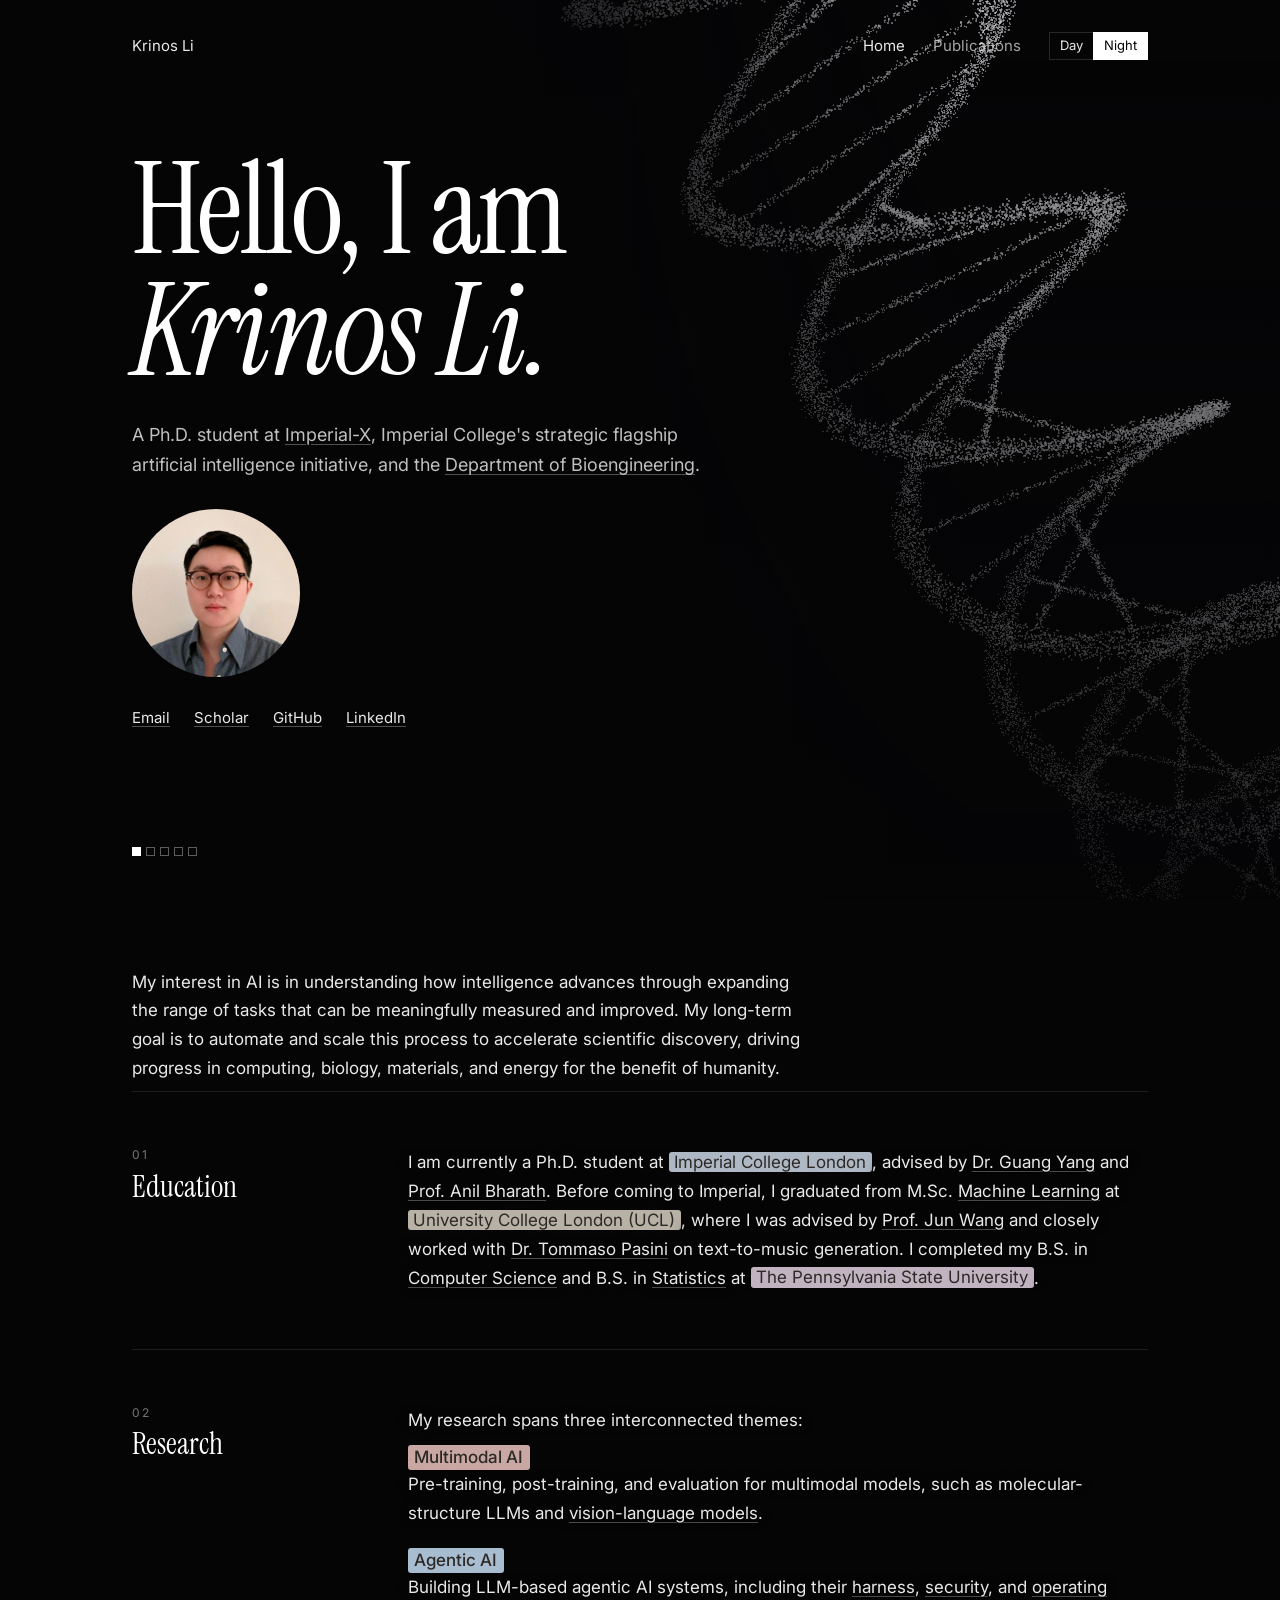
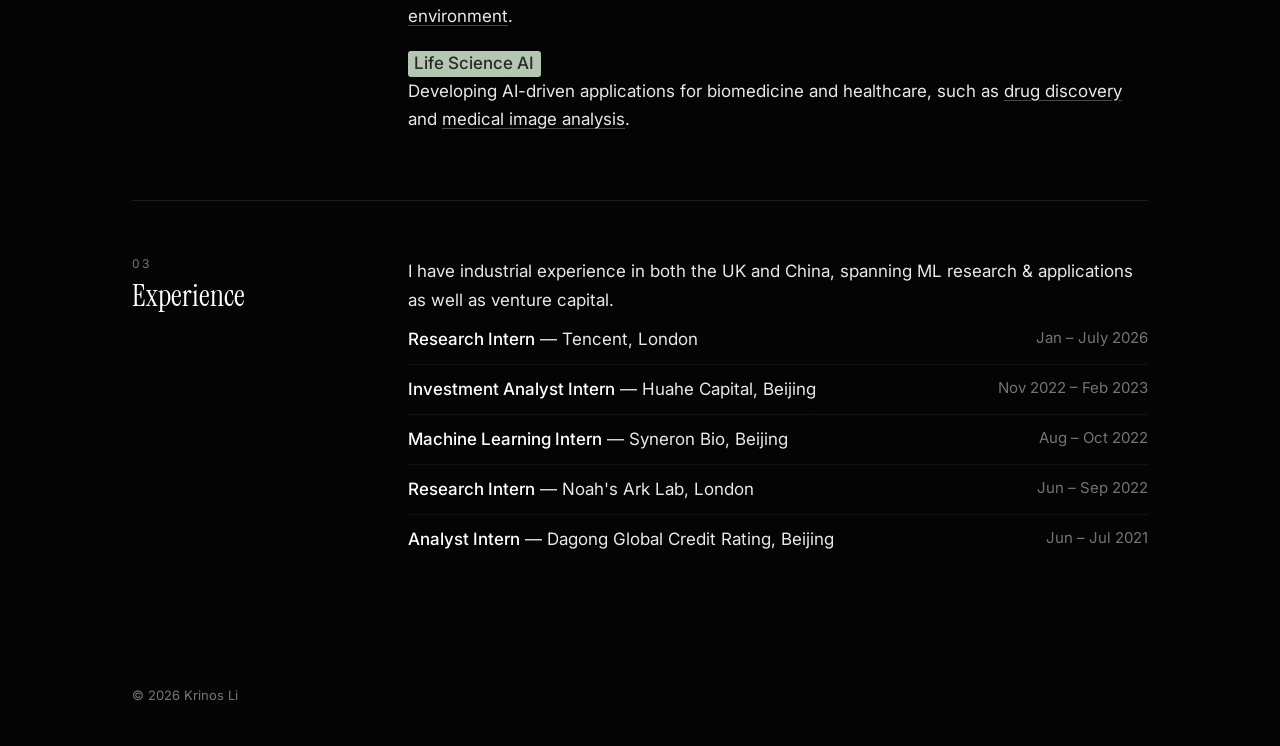
<file: index.html>
<!DOCTYPE html>
<html lang="en-GB">

<head>
    <meta charset="UTF-8">
    <meta name="viewport" content="width=device-width, initial-scale=1.0">
    <title>Krinos Li</title>
    <script>try { var saved = localStorage.getItem("krinos-theme"); var hour = new Date().getHours(); if (saved === "day" || (saved !== "night" && hour >= 8 && hour < 20)) document.documentElement.classList.add("day"); } catch (e) {}</script>
    <link rel="icon" type="image/png" sizes="32x32" href="assets/32x32.png">
    <link rel="preconnect" href="https://fonts.googleapis.com">
    <link
        href="https://fonts.googleapis.com/css2?family=Instrument+Serif:ital@0;1&family=Inter:wght@300;400;500&display=swap"
        rel="stylesheet">
    <link rel="stylesheet" href="assets/night.css?v=2">
</head>

<body>
    <canvas id="wave" data-fixed data-bg="5,5,6" data-fg="235,235,240" aria-hidden="true"></canvas>
    <div class="veil"></div>

    <div class="page">
        <nav>
            <span>Krinos Li</span>
            <div class="links">
                <a class="active" href="index.html">Home</a>
                <a href="publications.html">Publications</a>
                <div class="theme" id="theme" role="group" aria-label="Colour mode">
                    <button type="button" data-mode="day">Day</button>
                    <button type="button" data-mode="night">Night</button>
                </div>
            </div>
        </nav>

        <header class="hero">
            <h1>Hello, I am<br><em>Krinos Li.</em></h1>
            <p>A Ph.D. student at <a href="https://ix.imperial.ac.uk/">Imperial-X</a>, Imperial College's strategic
                flagship artificial intelligence initiative, and the <a
                    href="https://www.imperial.ac.uk/bioengineering">Department of Bioengineering</a>.</p>
            <img class="portrait" src="assets/portrait.jpeg" alt="Krinos Li">
            <div class="social">
                <a href="mailto:krinos.work@outlook.com">Email</a>
                <a href="https://scholar.google.co.uk/citations?user=fj6El1gAAAAJ&hl=en">Scholar</a>
                <a href="https://github.com/krinoz">GitHub</a>
                <a href="https://www.linkedin.com/in/krinos/">LinkedIn</a>
            </div>
            <div class="shapes" id="shapes" aria-label="Particle shape"></div>
        </header>

        <p class="interest">My interest in AI is in understanding how intelligence advances through expanding the range of
            tasks that can be meaningfully measured and improved. My long-term goal is to automate and scale this
            process to accelerate scientific discovery, driving progress in computing, biology, materials, and
            energy for the benefit of humanity.</p>

        <section>
            <h2><span>01</span>Education</h2>
            <p>I am currently a Ph.D. student at <span class="tint">Imperial College London</span>, advised by <a
                    href="https://scholar.google.com/citations?user=ZfzEFpsAAAAJ&hl=en">Dr. Guang Yang</a> and <a
                    href="https://scholar.google.co.uk/citations?user=3TeLlQsAAAAJ&hl=en">Prof. Anil Bharath</a>. Before
                coming to Imperial, I graduated from M.Sc. <a
                    href="https://www.ucl.ac.uk/prospective-students/graduate/taught-degrees/machine-learning-msc">Machine
                    Learning</a> at <span class="tint">University College London (UCL)</span>, where I was advised by <a
                    href="https://scholar.google.com/citations?user=wIE1tY4AAAAJ&hl=en">Prof. Jun Wang</a> and closely
                worked with <a href="https://scholar.google.com/citations?user=o2bo5qAAAAAJ&hl=en">Dr. Tommaso
                    Pasini</a> on text-to-music generation. I completed my B.S. in <a
                    href="https://bulletins.psu.edu/undergraduate/colleges/engineering/computer-science-bs/">Computer
                    Science</a> and B.S. in <a
                    href="https://bulletins.psu.edu/undergraduate/colleges/eberly-science/statistics-bs/">Statistics</a>
                at <span class="tint">The Pennsylvania State University</span>.</p>
        </section>

        <section>
            <h2><span>02</span>Research</h2>
            <div>
                <p>My research spans three interconnected themes:</p>
                <ul class="themes">
                    <li><b class="tint">Multimodal AI</b>Pre-training, post-training, and evaluation for multimodal models,
                        such as molecular-structure LLMs and <a href="https://aclanthology.org/2026.acl-long.493/">vision-language models</a>.</li>
                    <li><b class="tint">Agentic AI</b>Building LLM-based agentic AI systems, including their <a href="https://dl.acm.org/doi/full/10.1145/3786335.3813188">harness</a>,
                        <a href="https://aclanthology.org/2026.findings-acl.499/">security</a>, and <a href="https://dl.acm.org/doi/abs/10.1145/3805621.3807636">operating environment</a>.</li>
                    <li><b class="tint">Life Science AI</b>Developing AI-driven applications for biomedicine and healthcare,
                        such as <a href="https://www.nature.com/articles/s41551-026-01667-x">drug discovery</a> and <a href="https://link.springer.com/chapter/10.1007/978-3-032-38098-2_5">medical image analysis</a>.</li>
                </ul>
            </div>
        </section>

        <section>
            <h2><span>03</span>Experience</h2>
            <div>
                <p>I have industrial experience in both the UK and China, spanning ML research &amp; applications as
                    well as venture capital.</p>
                <ul class="exp">
                    <li><span><b>Research Intern</b> — Tencent, London</span><span class="time">Jan – July 2026</span></li>
                    <li><span><b>Investment Analyst Intern</b> — Huahe Capital, Beijing</span><span class="time">Nov 2022 – Feb 2023</span></li>
                    <li><span><b>Machine Learning Intern</b> — Syneron Bio, Beijing</span><span class="time">Aug – Oct 2022</span></li>
                    <li><span><b>Research Intern</b> — Noah's Ark Lab, London</span><span class="time">Jun – Sep 2022</span></li>
                    <li><span><b>Analyst Intern</b> — Dagong Global Credit Rating, Beijing</span><span class="time">Jun – Jul 2021</span></li>
                </ul>
            </div>
        </section>

        <footer>© 2026 Krinos Li</footer>
    </div>

    <script src="assets/morph.js?v=8"></script>
    <script src="assets/theme.js?v=2"></script>
    <script>
        const switcher = document.getElementById("shapes");
        if (window.particleScene) {
            const buttons = window.particleScene.shapes.map((name, i) => {
                const b = document.createElement("button");
                b.type = "button";
                b.title = name;
                b.setAttribute("aria-label", name);
                b.setAttribute("aria-pressed", String(i === window.particleScene.current()));
                b.addEventListener("click", () => window.particleScene.setShape(i));
                switcher.appendChild(b);
                return b;
            });
            window.particleScene.onChange((index) =>
                buttons.forEach((b, i) => b.setAttribute("aria-pressed", String(i === index))));
        }
    </script>
    <script src="assets/highlight.js"></script>
    <script>highlight(".tint");</script>
</body>

</html>
</file>
<file: assets/night.css>
* { box-sizing: border-box; margin: 0; padding: 0; }
html {
    -webkit-font-smoothing: antialiased;
    --bg: #050506;
    --ink: #e9e9ea;
    --strong: #fff;
    --soft: rgba(255,255,255,.75);
    --faint: rgba(255,255,255,.45);
    --mid: rgba(255,255,255,.5);
    --quiet: rgba(255,255,255,.62);
    --title: #fff;
    --em: #fff;
    --line: rgba(255,255,255,.1);
    --line-soft: rgba(255,255,255,.06);
    --line-list: rgba(255,255,255,.07);
    --underline: rgba(255,255,255,.3);
    --underline-hover: #fff;
    --veil:
        linear-gradient(90deg, rgba(5,5,6,.92) 0%, rgba(5,5,6,.78) 48%, rgba(5,5,6,0) 76%),
        linear-gradient(to bottom, rgba(5,5,6,.15) 0%, rgba(5,5,6,.62) 58%, rgba(5,5,6,.86) 100%);
    --veil-dense: rgba(5,5,6,.8);
    --dot: rgba(255,255,255,.35);
    --dot-hover: rgba(255,255,255,.85);
    --dot-on: #fff;
    --pill: rgba(255,255,255,.6);
    --pill-bg: rgba(255,255,255,.03);
    --pill-line: rgba(255,255,255,.14);
    --pill-hover: #fff;
    --pill-hover-line: rgba(255,255,255,.4);
    --pill-on: #050506;
    --pill-on-bg: #fff;
    --mark: rgba(255,255,255,.4);
    --abs: rgba(255,255,255,.72);
    --venue: rgba(255,255,255,.85);
}
html.day {
    --bg: #f3efe6;
    --ink: #161412;
    --strong: #161412;
    --soft: #161412;
    --faint: #3a3632;
    --mid: #161412;
    --quiet: #161412;
    --title: #161412;
    --em: #161412;
    --line: rgba(22,20,18,.12);
    --line-soft: rgba(22,20,18,.1);
    --line-list: rgba(22,20,18,.12);
    --underline: rgba(22,20,18,.35);
    --underline-hover: #161412;
    --veil:
        linear-gradient(90deg, rgba(243,239,230,.94) 0%, rgba(243,239,230,.8) 48%, rgba(243,239,230,0) 76%),
        linear-gradient(to bottom, rgba(243,239,230,.2) 0%, rgba(243,239,230,.66) 58%, rgba(243,239,230,.9) 100%);
    --veil-dense: rgba(243,239,230,.86);
    --dot: rgba(22,20,18,.4);
    --dot-hover: rgba(22,20,18,.85);
    --dot-on: #161412;
    --pill: #161412;
    --pill-bg: transparent;
    --pill-line: rgba(22,20,18,.22);
    --pill-hover: #161412;
    --pill-hover-line: rgba(22,20,18,.55);
    --pill-on: #f3efe6;
    --pill-on-bg: #161412;
    --mark: rgba(22,20,18,.45);
    --abs: #161412;
    --venue: #161412;
}
body {
    background: var(--bg);
    color: var(--ink);
    font-family: "Inter", system-ui, sans-serif;
    font-weight: 400;
    font-size: 17px;
    line-height: 1.7;
}
a { color: inherit; text-decoration: underline; text-decoration-color: var(--underline); text-underline-offset: 3px; transition: text-decoration-color .2s; }
a:hover { text-decoration-color: var(--underline-hover); }
b { font-weight: 500; color: var(--strong); }

#wave { position: fixed; inset: 0; width: 100%; height: 100%; z-index: 0; pointer-events: none; }
.veil { position: fixed; inset: 0; z-index: 1; pointer-events: none; background: var(--veil); }
.veil.dense { background: var(--veil-dense); }
.page { position: relative; z-index: 2; max-width: 1080px; margin: 0 auto; padding: 0 32px; }

nav { display: flex; justify-content: space-between; align-items: center; padding: 32px 0; font-size: 15px; }
nav .links { display: flex; align-items: center; gap: 28px; }
nav a { text-decoration: none; opacity: .7; }
nav a:hover, nav a.active { opacity: 1; }
.theme { display: flex; }
.theme button { font: inherit; font-size: 13px; line-height: 1.2; color: var(--ink); background: transparent;
    border: 1px solid var(--pill-line); border-radius: 0; padding: 5px 10px; cursor: pointer; }
.theme button + button { margin-left: -1px; }
.theme button:hover { border-color: var(--pill-hover-line); }
.theme button[aria-pressed="true"] { color: var(--pill-on); background: var(--pill-on-bg); border-color: var(--pill-on-bg); position: relative; }

/* ===== Home ===== */
.hero { position: relative; min-height: calc(100svh - 96px); display: flex; flex-direction: column; justify-content: center; padding-bottom: 12vh; }
.hero h1 { font-family: "Instrument Serif", serif; font-weight: 400; font-size: clamp(64px, 10vw, 148px); line-height: .95; letter-spacing: -0.02em; color: var(--title); }
.hero h1 em { font-style: italic; color: var(--em); }
.hero p { margin-top: 28px; max-width: 34em; font-size: 18px; color: var(--soft); }
.hero .portrait { width: 168px; height: 168px; object-fit: cover; border-radius: 50%; display: block; margin-top: 28px; }
.hero .social { margin-top: 28px; display: flex; gap: 24px; font-size: 15px; }
.shapes { position: absolute; left: 0; bottom: 40px; display: flex; gap: 5px; }
.shapes button { width: 9px; height: 9px; padding: 0; cursor: pointer; background: transparent;
    border: 1px solid var(--dot); transition: background .3s, border-color .3s; }
.shapes button:hover { border-color: var(--dot-hover); }
.shapes button[aria-pressed="true"] { background: var(--dot-on); border-color: var(--dot-on); }

.interest { max-width: 40em; padding: 72px 0 8px; }
section p, section li, .pub-head p, .pub-list .title, .pub-list .authors, .pub-list .venue { text-shadow: 0 0 10px var(--bg), 0 0 3px var(--bg); }

section { display: grid; grid-template-columns: 220px 1fr; gap: 56px; padding: 56px 0; border-top: 1px solid var(--line); }
section h2 { font-family: "Instrument Serif", serif; font-weight: 400; font-size: 30px; line-height: 1.2; color: var(--title); }
section h2 span { display: block; font-family: "Inter", sans-serif; font-size: 12px; letter-spacing: .18em; color: var(--faint); margin-bottom: 6px; }
section ul { list-style: none; }
section li { padding: 10px 0; }
.themes li b { display: block; }
.tint {
    color: #2c2926;
    background: #c4b2a8;
    border-radius: 3px;
    text-shadow: none;
    -webkit-box-decoration-break: clone;
    box-decoration-break: clone;
}
html.day .tint { box-shadow: inset 0 0 0 1px rgba(22,20,18,.16); }
.themes li b.tint { width: fit-content; padding: 0 0.38em; line-height: 1.5; }
p .tint, .pub-head b.tint { padding: 0.02em 0.32em; }
.exp li { display: flex; justify-content: space-between; gap: 24px; border-bottom: 1px solid var(--line-soft); }
.exp li:last-child { border-bottom: none; }
.exp .time { color: var(--faint); white-space: nowrap; font-size: 15px; }

/* ===== Publications ===== */
.pub-head { padding: 12vh 0 56px; }
.pub-head h1 { font-family: "Instrument Serif", serif; font-weight: 400; font-size: clamp(56px, 8vw, 112px); line-height: .95; letter-spacing: -0.02em; color: var(--title); }
.pub-head h1 em { font-style: italic; color: var(--em); }
.pub-head p { margin-top: 28px; max-width: 40em; color: var(--soft); }
.pub-head .note { margin-top: 16px; font-size: 14px; color: var(--faint); }

.filters { display: flex; flex-wrap: wrap; gap: 10px; margin-top: 36px; }
.filters button { font: inherit; font-size: 14px; color: var(--pill); background: var(--pill-bg);
    border: 1px solid var(--pill-line); border-radius: 999px; padding: 6px 16px; cursor: pointer; transition: all .25s; }
.filters button:hover { color: var(--pill-hover); border-color: var(--pill-hover-line); }
.filters button[aria-pressed="true"] { color: var(--pill-on); background: var(--pill-on-bg); border-color: var(--pill-on-bg); }

.pub-list { list-style: none; }
.pub-list li { display: grid; grid-template-columns: 200px 1fr; gap: 40px; padding: 26px 0; border-bottom: 1px solid var(--line-list); }
.pub-list li:last-child { border-bottom: none; }
.pub-list li[hidden], section[hidden] { display: none; }
.pub-list .venue { font-size: 14px; color: var(--mid); padding-top: 4px; }
.pub-list .venue b { display: block; font-weight: 500; color: var(--venue); }
.pub-list .title { font-family: "Instrument Serif", serif; font-size: 25px; line-height: 1.25; color: var(--title); }
.pub-list .authors { margin-top: 8px; font-size: 14.5px; line-height: 1.6; color: var(--mid); }
.pub-list .authors b { color: var(--strong); }
.pub-list .abs { margin-top: 14px; }
.pub-list .abs summary { cursor: pointer; width: fit-content; font-size: 13px; letter-spacing: .06em; color: var(--quiet); list-style: none; }
.pub-list .abs summary::-webkit-details-marker { display: none; }
.pub-list .abs summary::before { content: "+  "; color: var(--mark); }
.pub-list .abs[open] summary::before { content: "–  "; }
.pub-list .abs p { margin-top: 10px; max-width: 68em; font-size: 15px; line-height: 1.65; color: var(--abs); }

footer { padding: 64px 0 40px; font-size: 13px; color: var(--faint); }

@media (max-width: 760px) {
    nav { gap: 12px; flex-wrap: wrap; }
    nav > span { white-space: nowrap; }
    nav .links { gap: 14px; flex-wrap: wrap; justify-content: flex-end; }
    section { grid-template-columns: 1fr; gap: 20px; }
    .hero .portrait { width: 132px; height: 132px; }
    .exp li { flex-direction: column; gap: 0; }
    .pub-list li { grid-template-columns: 1fr; gap: 8px; }
}
</file>
